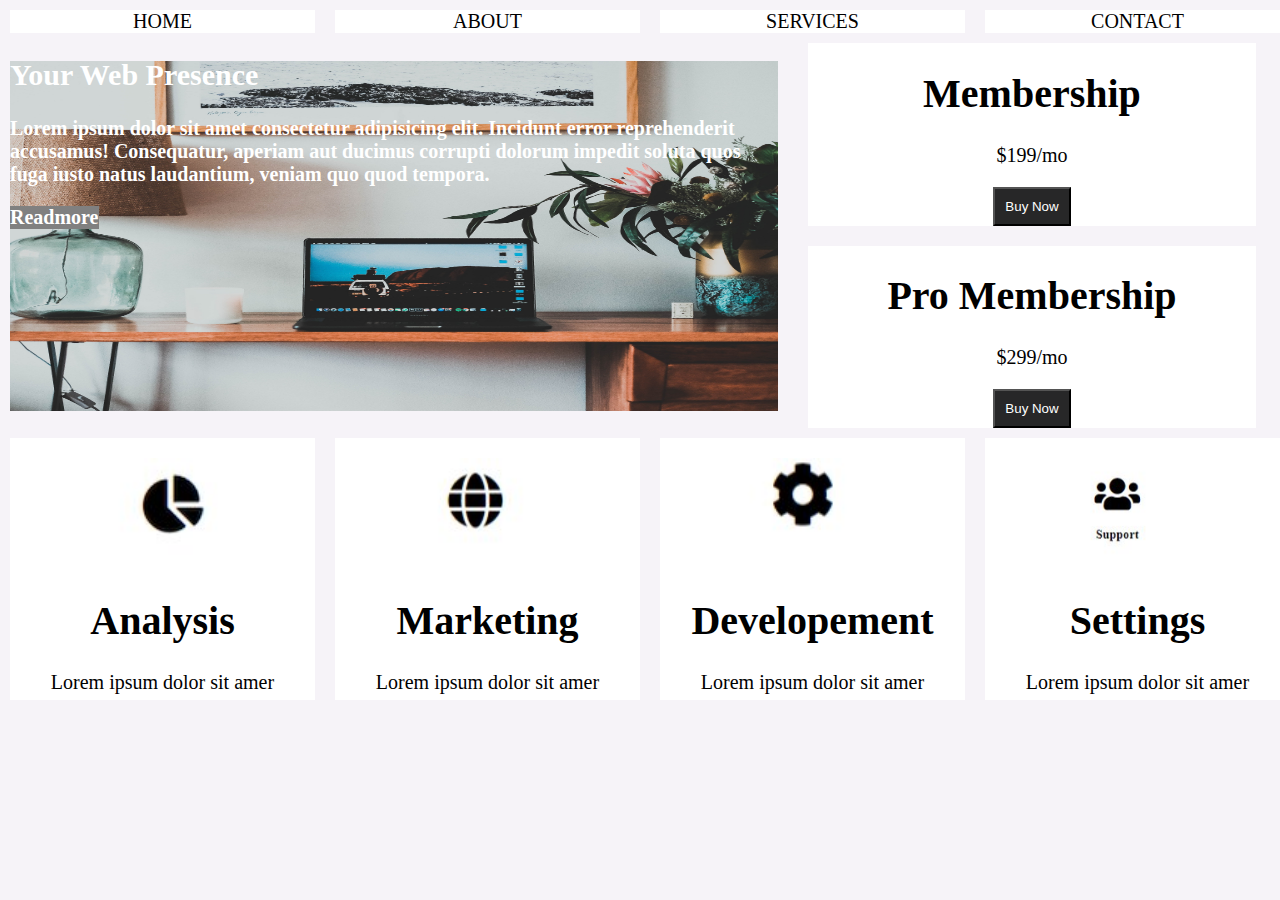
<file: index.html>
<!DOCTYPE html>
<html lang="en">
<head>
    <meta charset="UTF-8">
    <meta http-equiv="X-UA-Compatible" content="IE=edge">
    <meta name="viewport" content="width=device-width, initial-scale=1.0">
    <link rel="stylesheet" href="index.css">
    <title>Ecommerce</title>
</head>
<body>
    <nav> 
        <div class="links">
        <a href="#">HOME</a>
        <a href="#">ABOUT</a>
        <a href="#">SERVICES</a>
        <a href="#">CONTACT</a>
        </div>
    </nav>



<section class="sect-1">
    <div class="in-text">
        <h2>Your Web Presence</h2>
        <input type="checkbox" id="readmore">
        <p>Lorem ipsum dolor sit amet consectetur adipisicing elit. Incidunt error reprehenderit accusamus! Consequatur, aperiam aut ducimus corrupti dolorum impedit soluta quos fuga iusto natus laudantium, veniam quo quod tempora.
        </p>
            <div class="addmore">
                <p>Lorem ipsum dolor sit amet consectetur adipisicing elit. Sapiente, recusandae? Culpa soluta obcaecati minus libero est. Dicta sunt in nam iusto voluptatum soluta explicabo impedit, aliquid, illum quam tempore eum!</p>
            </div>
            <label for="readmore">Readmore</label>
        </div>
<div class="container">

<div class="membership">
    <h1>Membership</h1>
    <p>$199/mo</p>
    <button>Buy Now
    </button>
</div>

<div class="prmembership">
    <h1> Pro Membership</h1>
    <p>$299/mo</p>
    <button>Buy Now</button>
</div>

</div>
    </section>
<section class="about">
<div class="analysis">
    <img src="images/analysi.jpg" alt="">
    <h1>Analysis</h1>
    <p>Lorem ipsum dolor sit amer</p>
</div>

<div class="market">
    <img src="images/mkt.jpg" alt="">
    <h1>Marketing</h1>
    <p>Lorem ipsum dolor sit amer</p>
</div>
<div class="development">
    <img src="images/development.jpg" alt="">
    <h1>Developement</h1>
    <p>Lorem ipsum dolor sit amer</p>
</div>

<div class="setting">
    <img src="images/support.jpg" alt="">
    <h1>Settings</h1>
    <p>Lorem ipsum dolor sit amer</p>
</div>

</section>
</body>
</html>
</file>
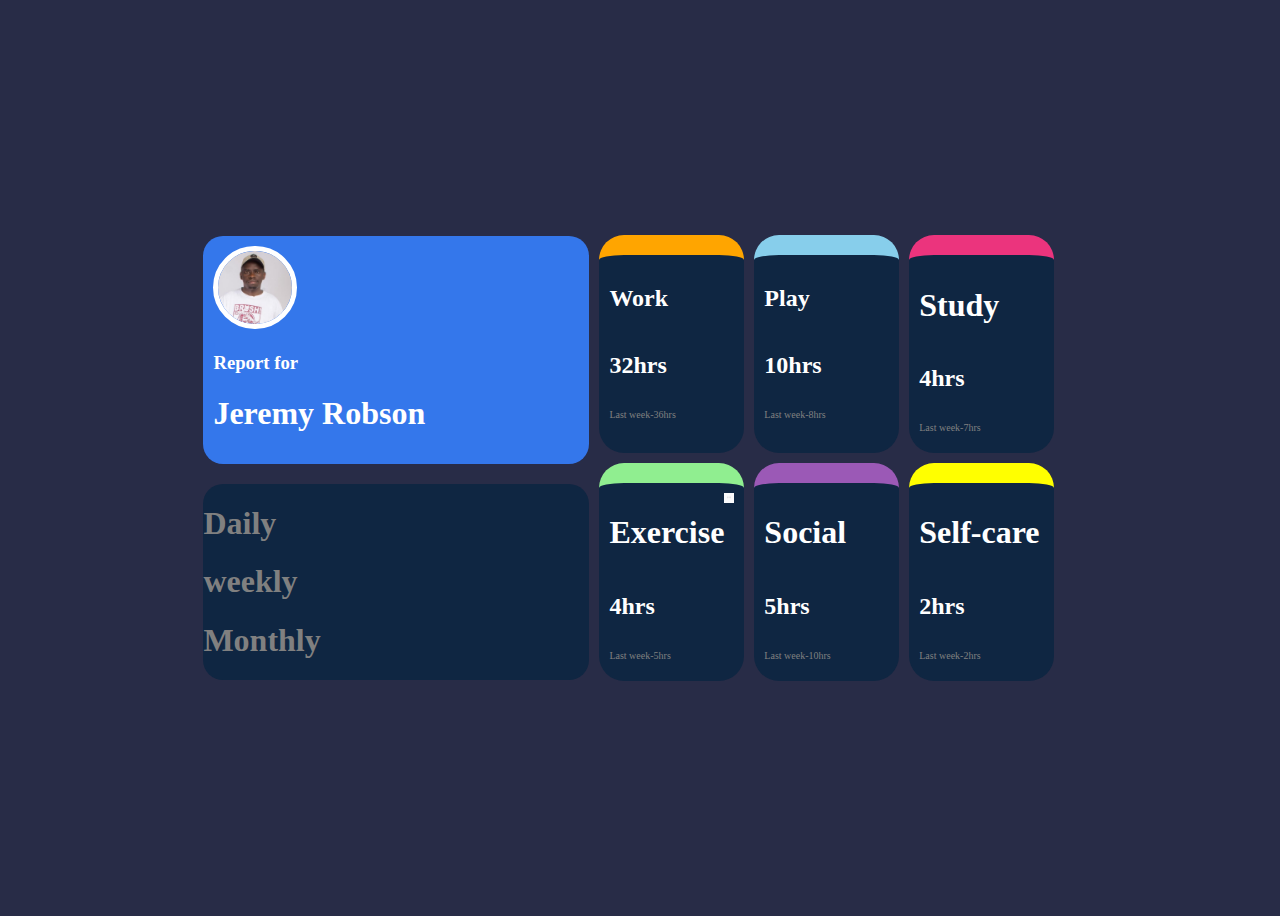
<file: images/My timetable.html>
<!DOCTYPE html>
<!-- saved from url=(0032)http://127.0.0.1:5500/index.html -->
<html lang="en"><head><meta http-equiv="Content-Type" content="text/html; charset=UTF-8">
    
    <meta http-equiv="X-UA-Compatible" content="IE=edge">
    <meta name="viewport" content="width=device-width, initial-scale=1.0">
    <title>My timetable</title>
    
<link rel="stylesheet" href="./My timetable_files/index.css"></head>
<body>
<div class="container">
<div class="col1">
    <div class="profile">
    <img src="./My timetable_files/profile.jpeg" alt="profile-picture">
    <h3>Report for</h3>
    <h1>Jeremy Robson</h1>
</div>
<div class="category">
    <h1>Daily</h1>
    <h1> weekly</h1>
    <h1>Monthly</h1>
</div>
</div>
<div class="col2">
<div class="work_hr">
    <div class="cat-type">
        <h2>Work</h2>
    </div>
    <div class="timespent"> <h2>32hrs</h2>
    <p>Last week-36hrs</p>
</div>
</div>

<div class="play_hr">
    <div class="cat-type">
        <h2>Play</h2>
    </div>    
    <div class="timespent"><h2>10hrs</h2>
        <p>Last week-8hrs</p>
    </div>
</div>
<div class="study_hr">
<div class="cat-type">
    <h1>Study</h1>
</div>
<div class="timespent"><h2>4hrs</h2>
    <p>Last week-7hrs</p>
</div>
</div>
<div class="exercise_hr">
    <div class="cat-type">
        <h1>Exercise</h1>
        <img src="./My timetable_files/button.jpg" alt="">
    </div>
    <div class="timespent"> <h2>4hrs</h2>
        <p>Last week-5hrs</p></div>
</div>
<div class="social_hr">
<div class="cat-type">
    <h1>Social</h1>
</div>
<div class="timespent"><h2>5hrs</h2>
    <p>Last week-10hrs</p>
</div>
</div>
<div class="selfcare_hr">
    <div class="cat-type">   
         <h1>Self-care</h1>
    </div>
    <div class="timespent">
        <h2>2hrs</h2>
        <p>Last week-2hrs</p>
    </div>
</div>
</div>
    </div>
<!-- Code injected by live-server -->
<script>
	// <![CDATA[  <-- For SVG support
	if ('WebSocket' in window) {
		(function () {
			function refreshCSS() {
				var sheets = [].slice.call(document.getElementsByTagName("link"));
				var head = document.getElementsByTagName("head")[0];
				for (var i = 0; i < sheets.length; ++i) {
					var elem = sheets[i];
					var parent = elem.parentElement || head;
					parent.removeChild(elem);
					var rel = elem.rel;
					if (elem.href && typeof rel != "string" || rel.length == 0 || rel.toLowerCase() == "stylesheet") {
						var url = elem.href.replace(/(&|\?)_cacheOverride=\d+/, '');
						elem.href = url + (url.indexOf('?') >= 0 ? '&' : '?') + '_cacheOverride=' + (new Date().valueOf());
					}
					parent.appendChild(elem);
				}
			}
			var protocol = window.location.protocol === 'http:' ? 'ws://' : 'wss://';
			var address = protocol + window.location.host + window.location.pathname + '/ws';
			var socket = new WebSocket(address);
			socket.onmessage = function (msg) {
				if (msg.data == 'reload') window.location.reload();
				else if (msg.data == 'refreshcss') refreshCSS();
			};
			if (sessionStorage && !sessionStorage.getItem('IsThisFirstTime_Log_From_LiveServer')) {
				console.log('Live reload enabled.');
				sessionStorage.setItem('IsThisFirstTime_Log_From_LiveServer', true);
			}
		})();
	}
	else {
		console.error('Upgrade your browser. This Browser is NOT supported WebSocket for Live-Reloading.');
	}
	// ]]>
</script>

</body><div id="vimeo-record-extension"></div></html>
</file>
<file: index.css>
body{
padding: 10px; 
margin: 0px;
background-color: #F6F3F8;
font-size: 20px;
width:100vw ;
}
.links{
	display: grid;
    grid-template-columns: 1fr 1fr 1fr 1fr;
    gap: 20px;
}
.links a{
    background-color: white;
    color:black;
	text-decoration: none;
	font-size: 20px;
    text-align: center;
}
#readmore{
    display: none;
}
.addmore{
    display: none;
    
}
label{
    display: inline-block;
    font-weight: 700;
    background-color: grey;
    cursor: pointer;
}
#readmore:checked ~.addmore{
    display: block;
}
.sect-1{
    height:30%;
    width: 100%;
    display: flex;
    gap: 20px;
    }
.in-text{
    width: 60%;
    font-weight: 700;
    font-size: 20px;
    color: white;
    background-image: url("images/b.jpg");
    background-size: 1020px 350px;
    background-repeat: no-repeat;
    background-position: center;
}
.container{
    margin: 10px;
    width: 35%;
    display: flex;
    gap: 20px;
    flex-direction: column;
    text-align: center;
}
.membership, .prmembership{
    height: 50%;
    background-color: white;
}
button{
    padding: 10px;
    background-color:#272728;
    color: white;
}
.about{
    height: 80%;
    width: 805;
    display: grid;
    grid-template-columns: repeat(4, 1fr);
    width: 100%;
    gap: 20px;
    margin-right: 20px;
    align-items: baseline;
    text-align: center;
}
.about img{
    padding: 10px;
    height: 40%;
}
.market, .development, .setting, .analysis{
    padding: 10px;
    height: 80%;
    background-color: white;
}





@media screen and (max-width: 760px){
.links{
    width: 90%;
    gap: 5px;
    grid-template-columns: repeat(1, 1fr);
}
.links a{
    font-size: 12px;
}

.sect-1{
height: 45%;
width: 100%;
row-gap: 5px;
flex-direction: column;
} 
.in-text{
    width: 90%;
    background-size:700px;

}
.container {
height:60%;
width: 95%;
}

.membership, .prmembership{
    padding: 10px;
    height: 50%;
    width: 90%;
}

.about{
    height: 45%;
    gap: 10px;
    grid-template-columns: repeat(1, 1fr);
    width: 90%;
        }
.about img{
padding: 10px;
height: 20%;
        }
.market, .development, .setting, .analysis{
        height: 80%;
        gap: 10px;
        background-color: white;
    
    }
}
</file>
<file: images/My timetable_files/index.css>
body{
    background-color: #282C47;
    color: white;
}
.container{
    display: flex;
    justify-content: center;
    align-items: center;
    width: 97vw;
    height: 100vh;
    gap: 10px;
}

.col1{
    /* width: 20%; */
    display: flex;
    flex-direction: column;
    gap: 20px;
}
.profile{
    height: 50%;
    background-color: #3477eb;
    border-radius: 20px;
    padding: 10px;
}
.profile img{
    width: 20%;
    border-radius: 50%;
    border:5px solid white;
}
.category{
    color: gray;
    cursor: pointer;
    height: 50%;
    background-color: #0f2642;
    border-radius: 20px;
}
.cat-type h1, img{
    display: inline;
}


.col2{
display: grid;
grid-template-columns: 1fr 1fr 1fr;
gap: 10px;
}
.work_hr{
display: flex;
border-top: 20px solid orange;
flex-direction: column;
background-color: #0f2642;
border-radius: 25px;
padding: 10px;
}
.cat-type{
    display: flex;
    align-content: space-between;

}
.timespent{
    display: grid;
    grid-template-columns: repeat(1, 1fr);
}
.timespent p{
    font-size: 10px;
    color: grey;
}
.col2 img{
    width: 10px;
    height: 10px;
}
.play_hr{
display: flex;
border-top: 20px solid skyblue;
flex-direction: column;
background-color: #0f2642;
border-radius: 25px;
padding: 10px;
}
.study_hr{
display: flex;
border-top: 20px solid #eb347d;
flex-direction: column;
background-color: #0f2642;
border-radius: 25px;
padding: 10px;
}  
.exercise_hr{
display: flex;
border-top: 20px solid lightgreen;
flex-direction: column;
background-color: #0f2642;
border-radius: 25px;
padding: 10px;
}  
.social_hr{
display: flex;
border-top: 20px solid #9B59B6;
flex-direction: column;
background-color: #0f2642;
border-radius: 25px;
padding: 10px;
 }  
.selfcare_hr{
display: flex;
border-top: 20px solid yellow;
flex-direction: column;
background-color: #0f2642;
border-radius: 25px;
padding: 10px;
}  
.col2 :hover{
    background-color: darkslateblue;
}
.category h1:hover{
color: white;
}



@media only screen and (max-width:760px) {
    .container{
    height: 100vh;
    flex-direction: column;
    font-size: 12px;
    }
    .timespent {
        grid-template-columns: repeat(2, 1fr);
    }
    .timespent p{
        font-size: 10px;
        text-align: right;
    }
    .col1{
    height: 50%;
    width: 100%;
    }
    .col2{
    height: 50%;
    width: 100%;
    grid-template-columns:1fr;
    }
    
    .profile{
        height: 70%;
    }
    .category h1{
        height: 30%;
        padding: 20px;
        display: inline-block;
    }
}
</file>
